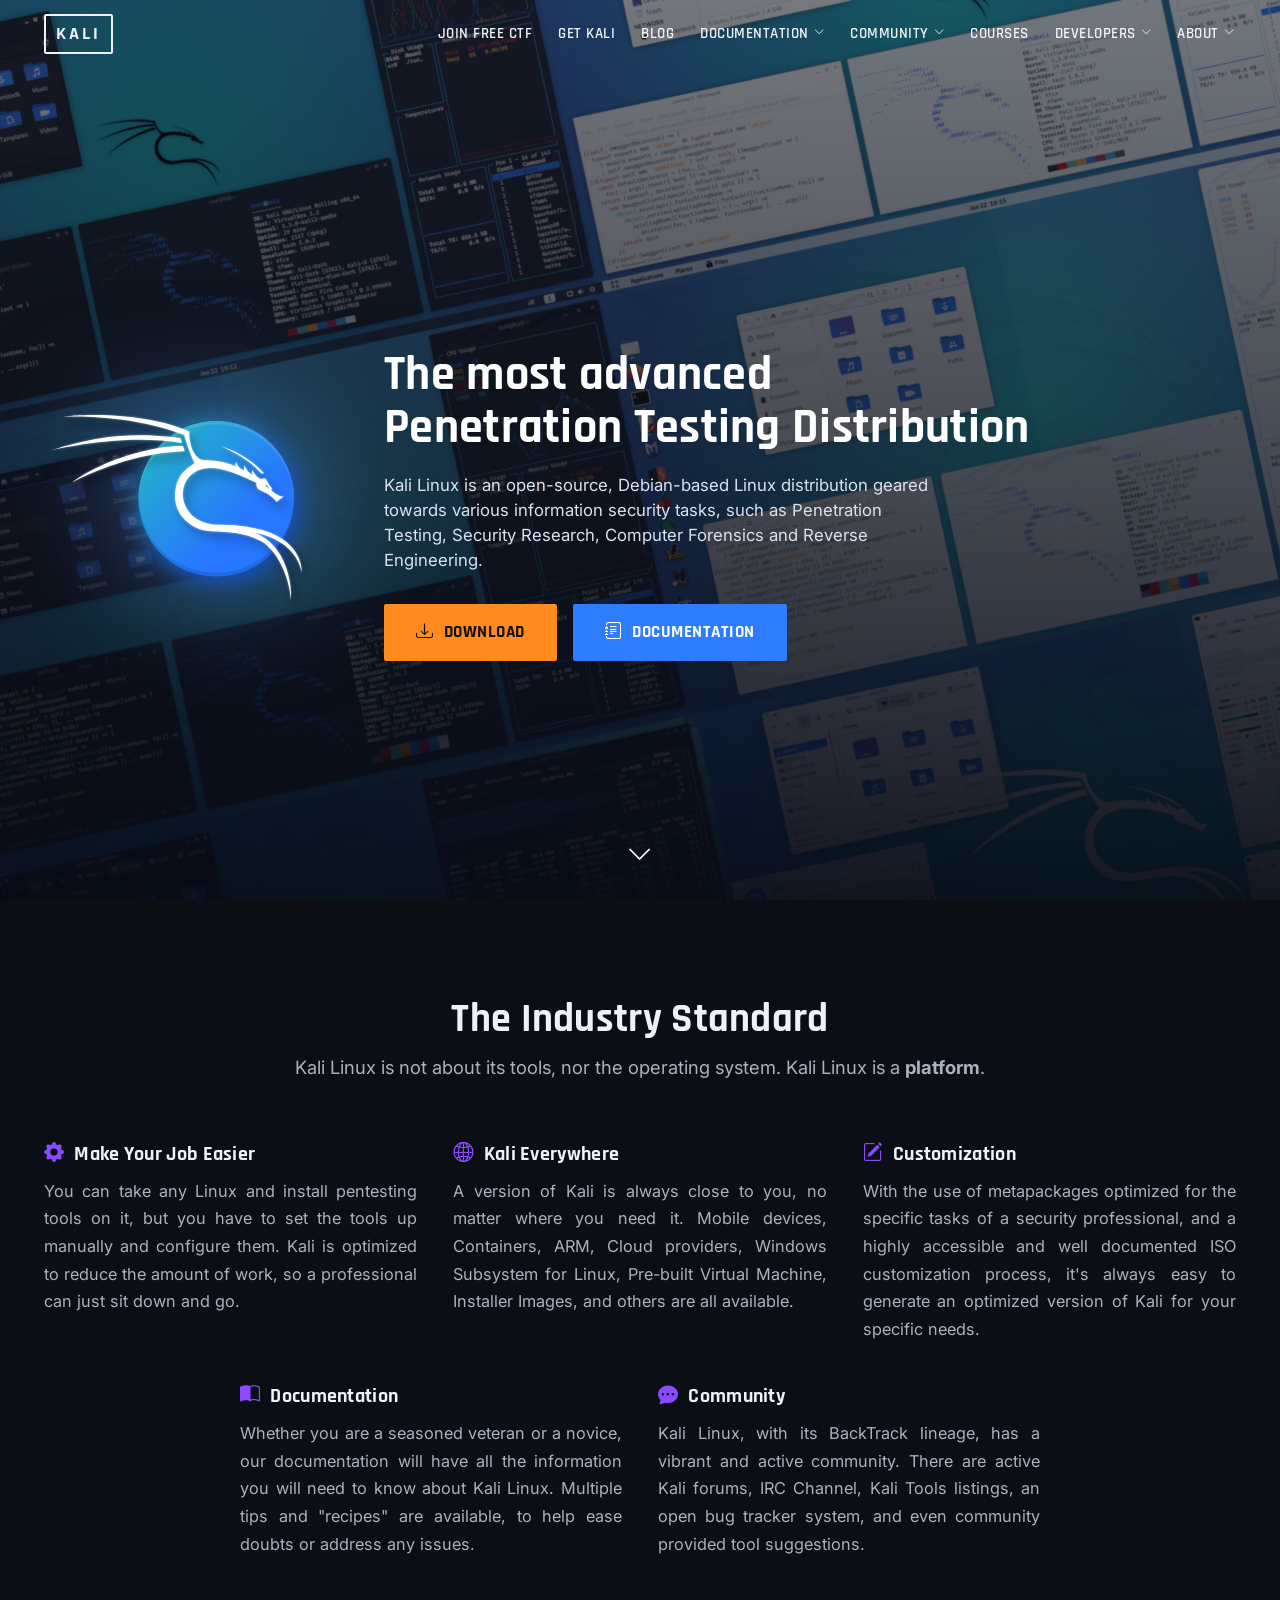
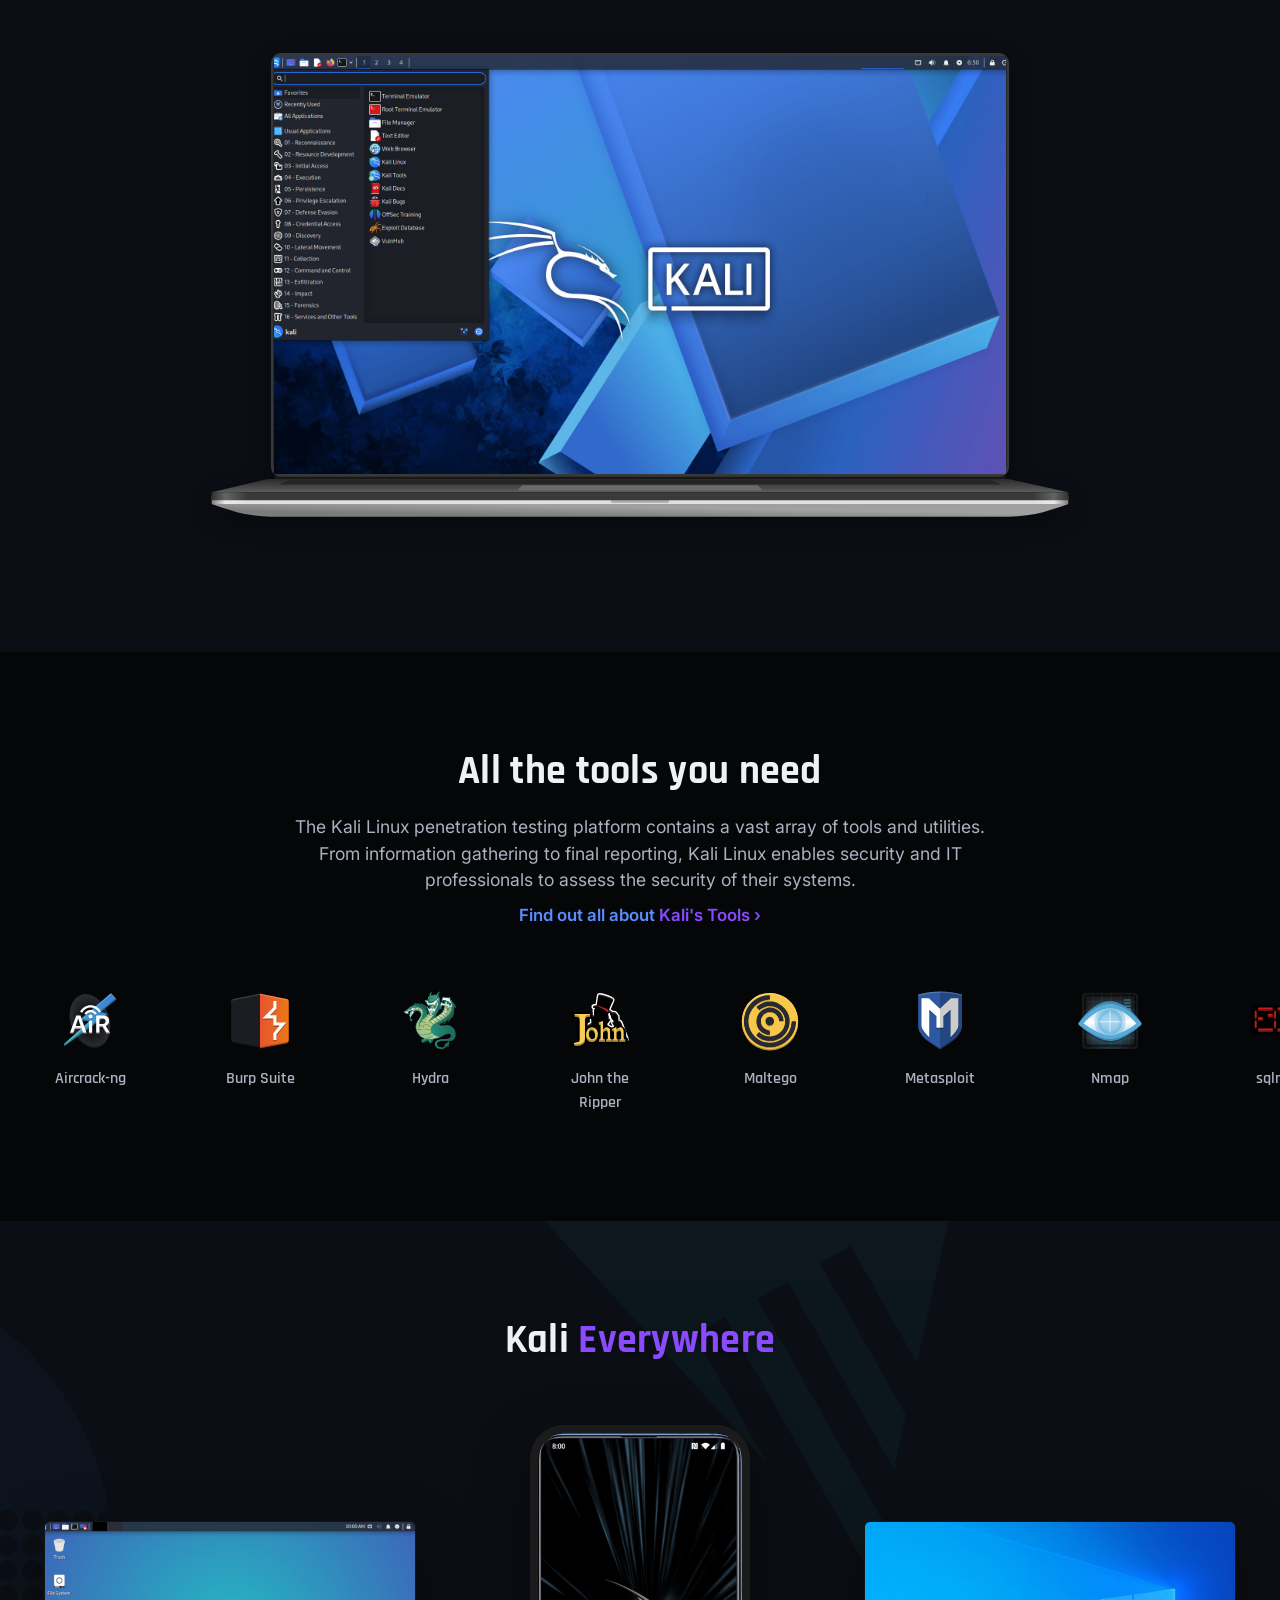
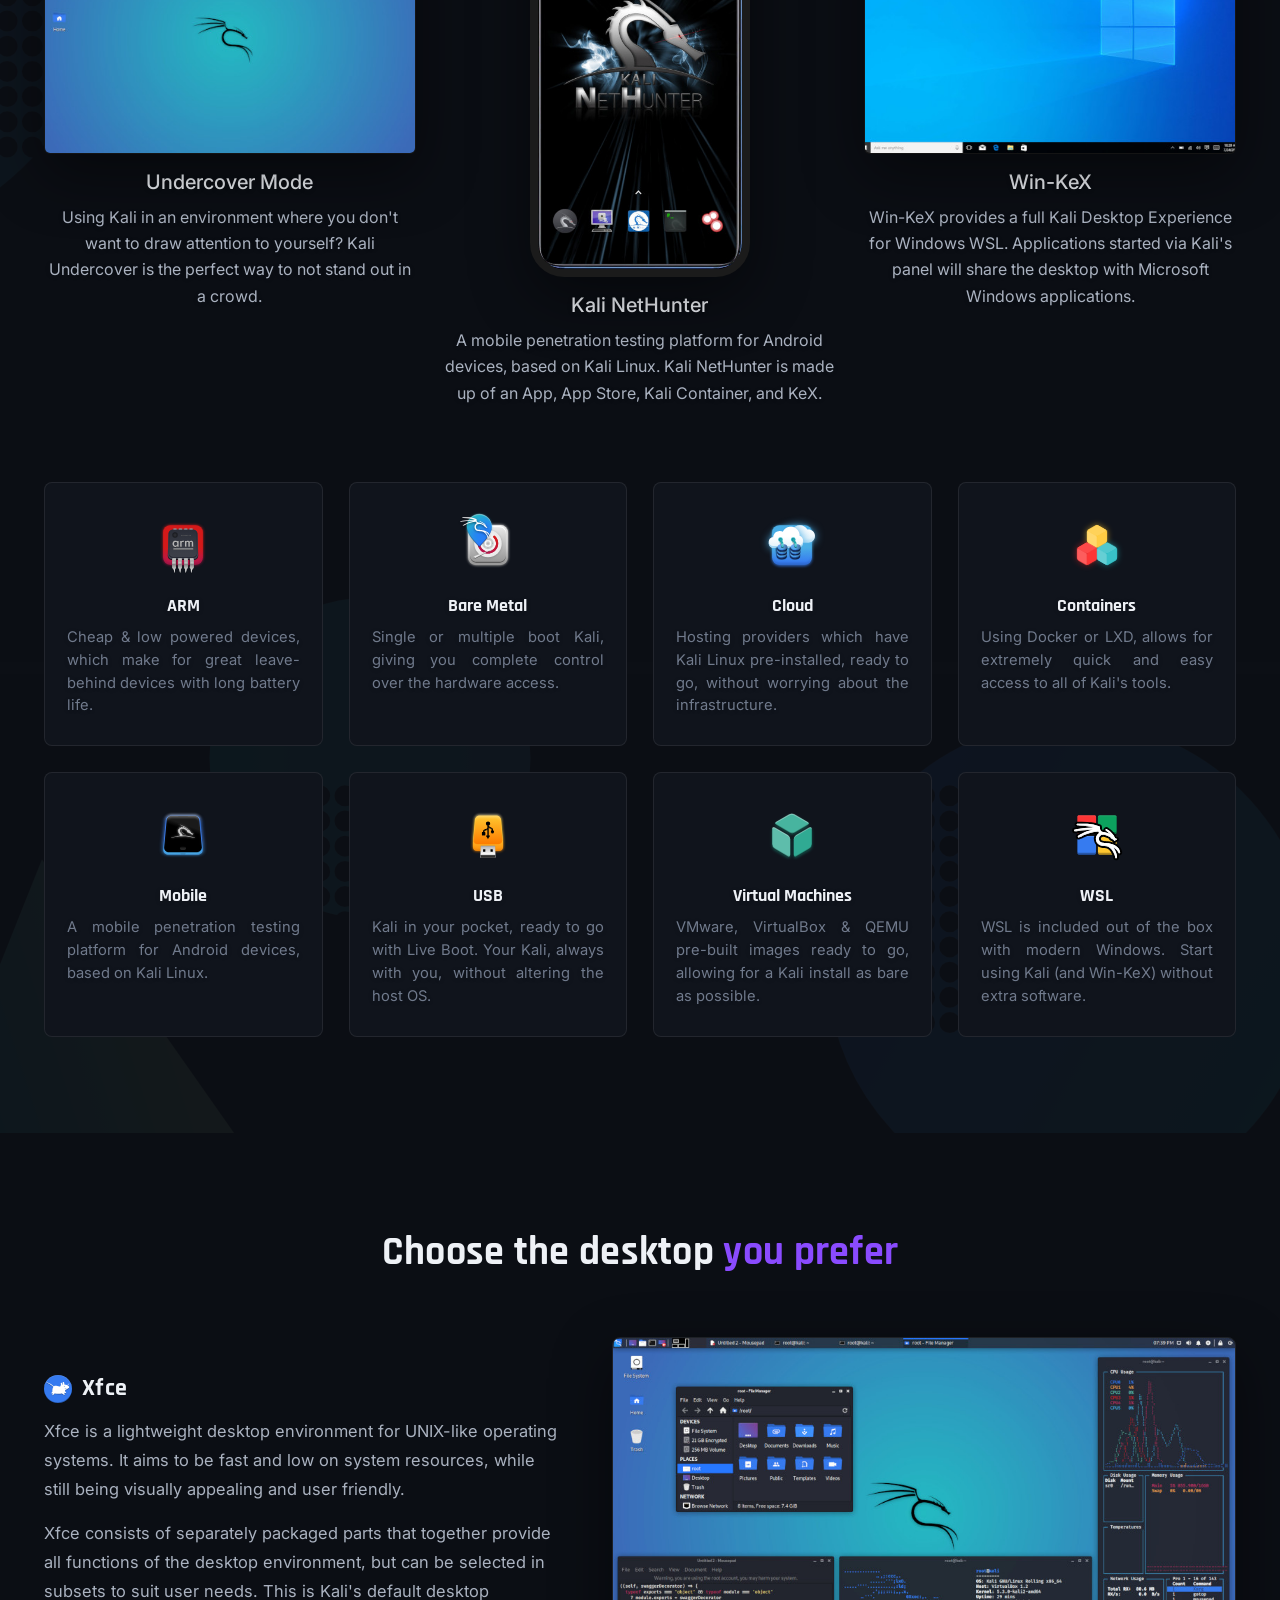
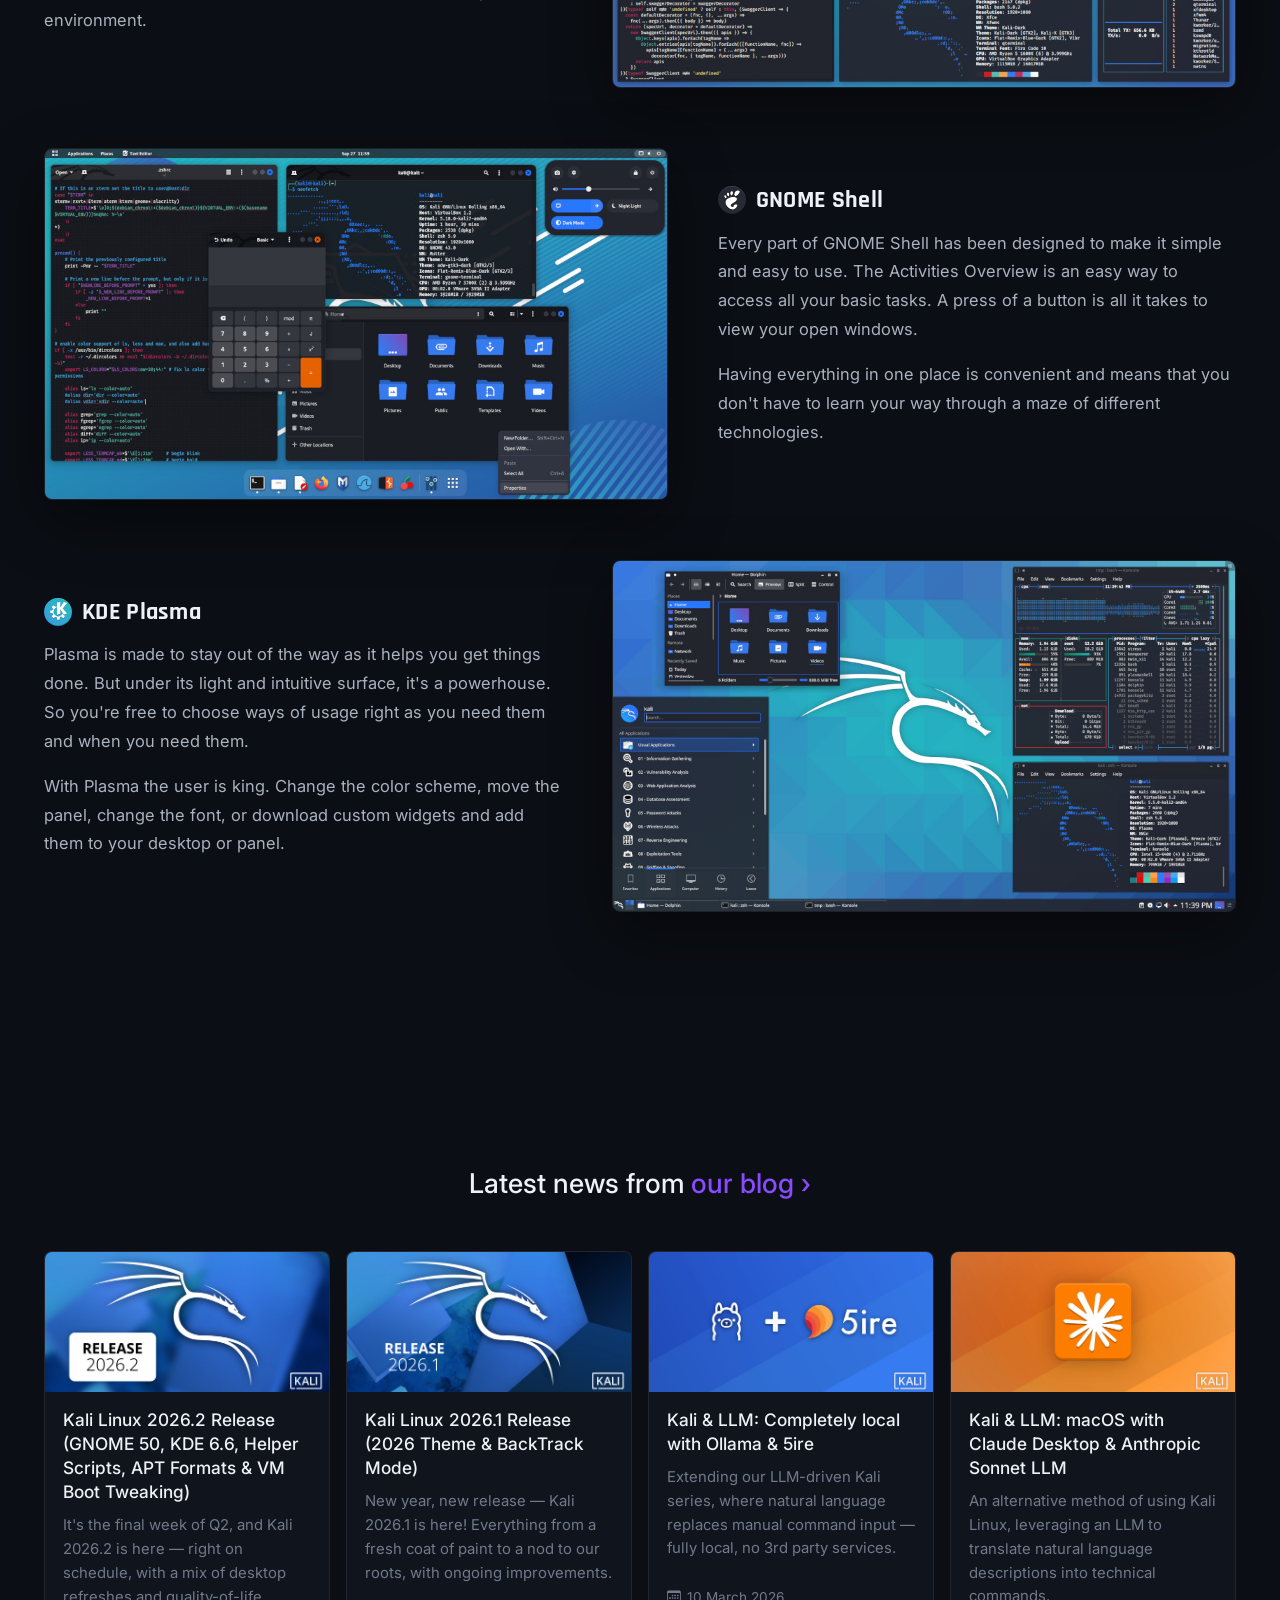
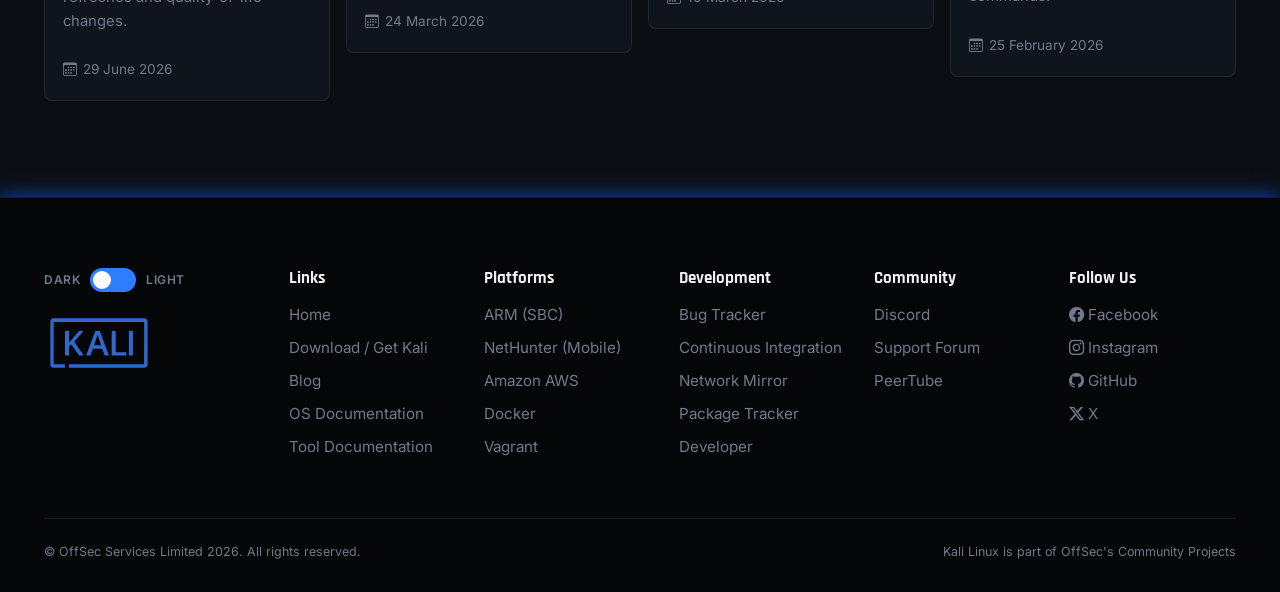
<file: index.html>
<!DOCTYPE html>
<html lang="en">
<head>
<meta charset="UTF-8">
<meta name="viewport" content="width=device-width, initial-scale=1.0">
<title>Kali Linux | Penetration Testing and Ethical Hacking Linux Distribution</title>

<!-- Bootstrap 5 grid + utilities (layout only — colors/effects are custom, see css/style.css) -->
<link href="vendor/bootstrap/css/bootstrap.min.css" rel="stylesheet">
<!-- Bootstrap icons for the small UI glyphs (chevrons, search, social) -->
<link rel="stylesheet" href="vendor/bootstrap-icons/bootstrap-icons.min.css">
<!-- our own stylesheet loads AFTER bootstrap so it can override it -->
<link rel="stylesheet" href="css/style.css">
<link rel="icon" href="images/kali-dragon-icon.svg">
</head>
<body>

<!-- =========================================================
     NAVBAR
     using bootstrap's navbar-expand-lg base + our own custom
     classes (kali-navbar) for the transparent -> solid on scroll
     behaviour and the hover dropdowns
========================================================= -->
<nav class="kali-navbar">
  <div class="container-x">
    <a href="index.html" class="kali-logo">KALI</a>

    <button class="navbar-toggle" aria-label="Toggle navigation menu" aria-expanded="false"><i class="bi bi-list"></i></button>

    <div class="kali-nav-links">
      <a href="#">JOIN FREE CTF</a>
      <a href="#">GET KALI</a>
      <a href="#">BLOG</a>

      <div class="nav-drop">
        <a href="#">DOCUMENTATION <i class="bi bi-chevron-down"></i></a>
        <div class="nav-drop-menu">
          <a href="#">Installation</a>
          <a href="#">General Use</a>
          <a href="#">Kali Tools</a>
          <a href="#">Troubleshooting</a>
          <a href="#">Development</a>
        </div>
      </div>

      <div class="nav-drop">
        <a href="#">COMMUNITY <i class="bi bi-chevron-down"></i></a>
        <div class="nav-drop-menu">
          <a href="#">Kali Forums</a>
          <a href="#">Bug Tracker</a>
          <a href="#">Discord</a>
          <a href="#">Blog</a>
        </div>
      </div>

      <a href="#">COURSES</a>

      <div class="nav-drop">
        <a href="#">DEVELOPERS <i class="bi bi-chevron-down"></i></a>
        <div class="nav-drop-menu">
          <a href="#">Git Repositories</a>
          <a href="#">Bug Tracker</a>
          <a href="developer.html">Meet the Developer</a>
        </div>
      </div>

      <div class="nav-drop">
        <a href="#">ABOUT <i class="bi bi-chevron-down"></i></a>
        <div class="nav-drop-menu">
          <a href="#">About Us</a>
          <a href="#">FAQ</a>
          <a href="developer.html">Developer</a>
        </div>
      </div>
    </div>
  </div>
</nav>
<div class="nav-backdrop" id="navBackdrop"></div>

<!-- =========================================================
     HERO SECTION — home-banner.jpg as bg + floating dragon logo
========================================================= -->
<header class="hero">
  <div class="container-x hero-inner">
    <img src="images/kali-dragon-icon.svg" alt="Kali dragon" class="hero-dragon">
    <div class="hero-text">
      <h1>The most advanced<br>Penetration Testing Distribution</h1>
      <p>Kali Linux is an open-source, Debian-based Linux distribution geared towards various information security tasks, such as Penetration Testing, Security Research, Computer Forensics and Reverse Engineering.</p>
      <div class="hero-cta">
        <a href="#" class="btn-kali btn-download"><i class="bi bi-download"></i> DOWNLOAD</a>
        <a href="#" class="btn-kali btn-doc"><i class="bi bi-journal-text"></i> DOCUMENTATION</a>
      </div>
    </div>
  </div>
  <a href="#standard" class="hero-scroll"><i class="bi bi-chevron-down"></i></a>
</header>

<!-- =========================================================
     THE INDUSTRY STANDARD  (feature grid + laptop mockup)
========================================================= -->
<section class="standard-section section-pad" id="standard">
  <div class="container-x">
    <h2 class="standard-heading">The Industry Standard</h2>
    <p class="standard-sub">Kali Linux is not about its tools, nor the operating system. Kali Linux is a <strong>platform</strong>.</p>

    <!-- first row: 3 equal feature blocks (pure CSS grid — no bootstrap row here
         to avoid the two grid systems fighting each other) -->
    <div class="standard-grid-top">
      <div class="std-item">
        <h4><i class="bi bi-gear-fill"></i> Make Your Job Easier</h4>
        <p>You can take any Linux and install pentesting tools on it, but you have to set the tools up manually and configure them. Kali is optimized to reduce the amount of work, so a professional can just sit down and go.</p>
      </div>
      <div class="std-item">
        <h4><i class="bi bi-globe2"></i> Kali Everywhere</h4>
        <p>A version of Kali is always close to you, no matter where you need it. Mobile devices, Containers, ARM, Cloud providers, Windows Subsystem for Linux, Pre-built Virtual Machine, Installer Images, and others are all available.</p>
      </div>
      <div class="std-item">
        <h4><i class="bi bi-pencil-square"></i> Customization</h4>
        <p>With the use of metapackages optimized for the specific tasks of a security professional, and a highly accessible and well documented ISO customization process, it's always easy to generate an optimized version of Kali for your specific needs.</p>
      </div>
    </div>
    <!-- second row: the remaining 2 blocks, centered -->
    <div class="standard-grid-bottom">
      <div class="std-item">
        <h4><i class="bi bi-book-half"></i> Documentation</h4>
        <p>Whether you are a seasoned veteran or a novice, our documentation will have all the information you will need to know about Kali Linux. Multiple tips and "recipes" are available, to help ease doubts or address any issues.</p>
      </div>
      <div class="std-item">
        <h4><i class="bi bi-chat-dots-fill"></i> Community</h4>
        <p>Kali Linux, with its BackTrack lineage, has a vibrant and active community. There are active Kali forums, IRC Channel, Kali Tools listings, an open bug tracker system, and even community provided tool suggestions.</p>
      </div>
    </div>

    <!--
      LAPTOP MOCKUP:
      images/notebook.svg is the laptop frame (transparent screen hole).
      We overlay the real Kali menu screenshot (notebook-kali-2024.1.jpg)
      exactly inside that hole using percentages measured from the raw
      svg coordinates (see .laptop-screen in style.css for the math note).
    -->
    <div class="laptop-wrap">
      <div class="laptop-screen">
        <img src="images/notebook-kali-2024.1.jpg" alt="Kali Linux desktop menu">
      </div>
      <img src="images/notebook.svg" class="laptop-frame" alt="laptop frame">
    </div>
  </div>
</section>

<!-- =========================================================
     ALL THE TOOLS YOU NEED — hover-to-scroll tool strip
========================================================= -->
<section class="tools-section section-pad">
  <div class="container-x">
    <h2 >All the tools you need</h2>
    <p class="lead-text">The Kali Linux penetration testing platform contains a vast array of tools and utilities. From information gathering to final reporting, Kali Linux enables security and IT professionals to assess the security of their systems.</p>
    <a href="#" class="tools-cta">Find out all about <span class="text-purple">Kali's Tools ›</span></a>
  </div>

  <!-- move your mouse left/right over this strip -> track pans (see script.js part 4) -->
  <div class="tools-track-outer">
    <div class="tools-track" id="toolsTrack">
      <div class="tool-item"><img src="images/tool-logo-aircrack-ng.svg" alt="Aircrack-ng"><span>Aircrack-ng</span></div>
      <div class="tool-item"><img src="images/tool-logo-burp.svg" alt="Burp Suite"><span>Burp Suite</span></div>
      <div class="tool-item"><img src="images/tool-logo-hydra.svg" alt="Hydra"><span>Hydra</span></div>
      <div class="tool-item"><img src="images/tool-logo-john.svg" alt="John the Ripper"><span>John the Ripper</span></div>
      <div class="tool-item"><img src="images/tool-logo-maltego.svg" alt="Maltego"><span>Maltego</span></div>
      <div class="tool-item"><img src="images/tool-logo-metasploit.svg" alt="Metasploit"><span>Metasploit</span></div>
      <div class="tool-item"><img src="images/tool-logo-nmap.svg" alt="Nmap"><span>Nmap</span></div>
      <div class="tool-item"><img src="images/tool-logo-sqlmap.svg" alt="sqlmap"><span>sqlmap</span></div>
      <div class="tool-item"><img src="images/tool-logo-wireshark.svg" alt="Wireshark"><span>Wireshark</span></div>
      <div class="tool-item"><img src="images/tool-logo-responder.svg" alt="Responder"><span>Responder</span></div>
      <div class="tool-item"><img src="images/tool-logo-netexec.svg" alt="NetExec"><span>NetExec</span></div>
      <div class="tool-item"><img src="images/tool-logo-ffuf.svg" alt="ffuf"><span>ffuf</span></div>
      <div class="tool-item"><img src="images/tool-logo-starkiller.svg" alt="Starkiller"><span>Starkiller</span></div>
      <div class="tool-item"><img src="images/tool-logo-powershell-empire.svg" alt="PowerShell Empire"><span>Empire</span></div>
    </div>
  </div>
</section>

<!-- =========================================================
     KALI EVERYWHERE — crossfading screenshots = "video" feel
========================================================= -->
<section class="everywhere-section section-pad">
  <div class="container-x">
    <h2 class="everywhere-heading">Kali <span class="text-purple">Everywhere</span></h2>

    <div class="everywhere-row">
      <div class="everywhere-side">
        <div class="everywhere-frame" data-fade-group>
          <img class="fade-img active" src="images/kali-desktop-undercover-normal.jpg" alt="Undercover mode">
          <img class="fade-img" src="images/kali-desktop-undercover-normal-menu1.jpg" alt="Undercover mode menu">
          <img class="fade-img" src="images/kali-desktop-undercover-window-files.jpg" alt="Undercover mode files">
        </div>
        <h5>Undercover Mode</h5>
        <p>Using Kali in an environment where you don't want to draw attention to yourself? Kali Undercover is the perfect way to not stand out in a crowd.</p>
      </div>

      <div class="everywhere-side">
        <div class="phone-frame" data-fade-group>
          <img class="fade-img active" src="images/nethunter-phone.jpg" alt="Kali NetHunter">
          <img class="fade-img" src="images/nethunter-terminal.jpg" alt="Kali NetHunter terminal">
          <img class="fade-img" src="images/nethunter-desktop.jpg" alt="Kali NetHunter desktop">
        </div>
        <h5>Kali NetHunter</h5>
        <p>A mobile penetration testing platform for Android devices, based on Kali Linux. Kali NetHunter is made up of an App, App Store, Kali Container, and KeX.</p>
      </div>

      <div class="everywhere-side">
        <div class="everywhere-frame" data-fade-group>
          <img class="fade-img active" src="images/kali-winkex-desktop.jpg" alt="Win-KeX desktop">
          <img class="fade-img" src="images/kali-winkex-menu.jpg" alt="Win-KeX menu">
          <img class="fade-img" src="images/kali-winkex-terminal.jpg" alt="Win-KeX terminal">
        </div>
        <h5>Win-KeX</h5>
        <p>Win-KeX provides a full Kali Desktop Experience for Windows WSL. Applications started via Kali's panel will share the desktop with Microsoft Windows applications.</p>
      </div>
    </div>

    <!-- platform icon grid -->
    <div class="platform-grid">
      <div class="platform-card">
        <img src="images/kali-everywhere-arm.svg" alt="ARM"><h6>ARM</h6>
        <p>Cheap & low powered devices, which make for great leave-behind devices with long battery life.</p>
      </div>
      <div class="platform-card">
        <img src="images/kali-everywhere-installerimages.svg" alt="Bare Metal"><h6>Bare Metal</h6>
        <p>Single or multiple boot Kali, giving you complete control over the hardware access.</p>
      </div>
      <div class="platform-card">
        <img src="images/kali-everywhere-cloud.svg" alt="Cloud"><h6>Cloud</h6>
        <p>Hosting providers which have Kali Linux pre-installed, ready to go, without worrying about the infrastructure.</p>
      </div>
      <div class="platform-card">
        <img src="images/kali-everywhere-container.svg" alt="Containers"><h6>Containers</h6>
        <p>Using Docker or LXD, allows for extremely quick and easy access to all of Kali's tools.</p>
      </div>
      <div class="platform-card">
        <img src="images/kali-everywhere-mobile.svg" alt="Mobile"><h6>Mobile</h6>
        <p>A mobile penetration testing platform for Android devices, based on Kali Linux.</p>
      </div>
      <div class="platform-card">
        <img src="images/kali-everywhere-usb.svg" alt="USB"><h6>USB</h6>
        <p>Kali in your pocket, ready to go with Live Boot. Your Kali, always with you, without altering the host OS.</p>
      </div>
      <div class="platform-card">
        <img src="images/kali-everywhere-vm.svg" alt="Virtual Machines"><h6>Virtual Machines</h6>
        <p>VMware, VirtualBox & QEMU pre-built images ready to go, allowing for a Kali install as bare as possible.</p>
      </div>
      <div class="platform-card">
        <img src="images/kali-everywhere-wsl.svg" alt="WSL"><h6>WSL</h6>
        <p>WSL is included out of the box with modern Windows. Start using Kali (and Win-KeX) without extra software.</p>
      </div>
    </div>
  </div>
</section>

<!-- =========================================================
     CHOOSE THE DESKTOP YOU PREFER
========================================================= -->
<section class="desktop-section section-pad">
  <div class="container-x">
    <h2 class="desktop-heading">Choose the desktop <span class="text-purple">you prefer</span></h2>

    <div class="desktop-row">
      <div class="desktop-text">
        <h4><img src="images/logo-xfce.svg" alt="Xfce"> Xfce</h4>
        <p>Xfce is a lightweight desktop environment for UNIX-like operating systems. It aims to be fast and low on system resources, while still being visually appealing and user friendly.</p>
        <p>Xfce consists of separately packaged parts that together provide all functions of the desktop environment, but can be selected in subsets to suit user needs. This is Kali's default desktop environment.</p>
      </div>
      <div class="desktop-shot"><img src="images/kali-desktop-xfce.jpg" alt="Xfce desktop"></div>
    </div>

    <div class="desktop-row reverse">
      <div class="desktop-text">
        <h4><img src="images/logo-gnome.svg" alt="GNOME"> GNOME Shell</h4>
        <p>Every part of GNOME Shell has been designed to make it simple and easy to use. The Activities Overview is an easy way to access all your basic tasks. A press of a button is all it takes to view your open windows.</p>
        <p>Having everything in one place is convenient and means that you don't have to learn your way through a maze of different technologies.</p>
      </div>
      <div class="desktop-shot"><img src="images/kali-desktop-gnome.jpg" alt="GNOME desktop"></div>
    </div>

    <div class="desktop-row">
      <div class="desktop-text">
        <h4><img src="images/logo-kde.svg" alt="KDE"> KDE Plasma</h4>
        <p>Plasma is made to stay out of the way as it helps you get things done. But under its light and intuitive surface, it's a powerhouse. So you're free to choose ways of usage right as you need them and when you need them.</p>
        <p>With Plasma the user is king. Change the color scheme, move the panel, change the font, or download custom widgets and add them to your desktop or panel.</p>
      </div>
      <div class="desktop-shot"><img src="images/kali-desktop-kde.jpg" alt="KDE desktop"></div>
    </div>
  </div>
</section>

<!-- =========================================================
     LATEST NEWS FROM BLOG
========================================================= -->
<section class="blog-section section-pad">
  <div class="container-x">
    <p class="blog-heading">Latest news from <a href="#" class="text-purple">our blog ›</a></p>

    <div class="row g-3">
      <div class="col-12 col-sm-6 col-lg-3">
        <div class="blog-card">
          <img src="images/blog/blog-release-2026-2.jpg" alt="Kali 2026.2 Release">
          <div class="blog-card-body">
            <h6><a href="#">Kali Linux 2026.2 Release (GNOME 50, KDE 6.6, Helper Scripts, APT Formats & VM Boot Tweaking)</a></h6>
            <p>It's the final week of Q2, and Kali 2026.2 is here — right on schedule, with a mix of desktop refreshes and quality-of-life changes.</p>
            <div class="blog-date"><i class="bi bi-calendar3"></i> 29 June 2026</div>
          </div>
        </div>
      </div>
      <div class="col-12 col-sm-6 col-lg-3">
        <div class="blog-card">
          <img src="images/blog/blog-release-2026-1.jpg" alt="Kali 2026.1 Release">
          <div class="blog-card-body">
            <h6><a href="#">Kali Linux 2026.1 Release (2026 Theme & BackTrack Mode)</a></h6>
            <p>New year, new release — Kali 2026.1 is here! Everything from a fresh coat of paint to a nod to our roots, with ongoing improvements.</p>
            <div class="blog-date"><i class="bi bi-calendar3"></i> 24 March 2026</div>
          </div>
        </div>
      </div>
      <div class="col-12 col-sm-6 col-lg-3">
        <div class="blog-card">
          <img src="images/blog/blog-llm-ollama.jpg" alt="Kali & LLM Ollama & 5ire">
          <div class="blog-card-body">
            <h6><a href="#">Kali & LLM: Completely local with Ollama & 5ire</a></h6>
            <p>Extending our LLM-driven Kali series, where natural language replaces manual command input — fully local, no 3rd party services.</p>
            <div class="blog-date"><i class="bi bi-calendar3"></i> 10 March 2026</div>
          </div>
        </div>
      </div>
      <div class="col-12 col-sm-6 col-lg-3">
        <div class="blog-card">
          <img src="images/blog/blog-llm-claude.jpg" alt="Kali & LLM Claude Desktop">
          <div class="blog-card-body">
            <h6><a href="#">Kali & LLM: macOS with Claude Desktop & Anthropic Sonnet LLM</a></h6>
            <p>An alternative method of using Kali Linux, leveraging an LLM to translate natural language descriptions into technical commands.</p>
            <div class="blog-date"><i class="bi bi-calendar3"></i> 25 February 2026</div>
          </div>
        </div>
      </div>
    </div>
  </div>
</section>

<!-- =========================================================
     FOOTER
========================================================= -->
<footer class="kali-footer">
  <div class="container-x">
    <div class="footer-grid">
      <div class="footer-col footer-col-brand">
        <div class="theme-switch-row">
          <span>DARK</span>
          <label class="switch">
            <input type="checkbox" id="themeToggle">
            <span class="slider"></span>
          </label>
          <span>LIGHT</span>
        </div>
        <img src="images/kali-logo.svg" alt="Kali Linux" style="width:110px;opacity:.85">
      </div>

      <div class="footer-col">
        <h6>Links</h6>
        <a href="index.html">Home</a>
        <a href="#">Download / Get Kali</a>
        <a href="#">Blog</a>
        <a href="#">OS Documentation</a>
        <a href="#">Tool Documentation</a>
      </div>
      <div class="footer-col">
        <h6>Platforms</h6>
        <a href="#">ARM (SBC)</a>
        <a href="#">NetHunter (Mobile)</a>
        <a href="#">Amazon AWS</a>
        <a href="#">Docker</a>
        <a href="#">Vagrant</a>
      </div>
      <div class="footer-col">
        <h6>Development</h6>
        <a href="#">Bug Tracker</a>
        <a href="#">Continuous Integration</a>
        <a href="#">Network Mirror</a>
        <a href="#">Package Tracker</a>
        <a href="developer.html">Developer</a>
      </div>
      <div class="footer-col">
        <h6>Community</h6>
        <a href="#">Discord</a>
        <a href="#">Support Forum</a>
        <a href="#">PeerTube</a>
      </div>
      <div class="footer-col">
        <h6>Follow Us</h6>
        <a href="#"><i class="bi bi-facebook"></i> Facebook</a>
        <a href="#"><i class="bi bi-instagram"></i> Instagram</a>
        <a href="#"><i class="bi bi-github"></i> GitHub</a>
        <a href="#"><i class="bi bi-twitter-x"></i> X</a>
      </div>
    </div>

    <div class="footer-bottom">
      <span>&copy; OffSec Services Limited 2026. All rights reserved.</span>
      <span>Kali Linux is part of OffSec's Community Projects</span>
    </div>
  </div>
</footer>

<button class="back-to-top" id="backToTop"><i class="bi bi-arrow-up"></i></button>

<script src="vendor/bootstrap/js/bootstrap.bundle.min.js"></script>
<script src="js/script.js"></script>
</body>
</html>
</file>
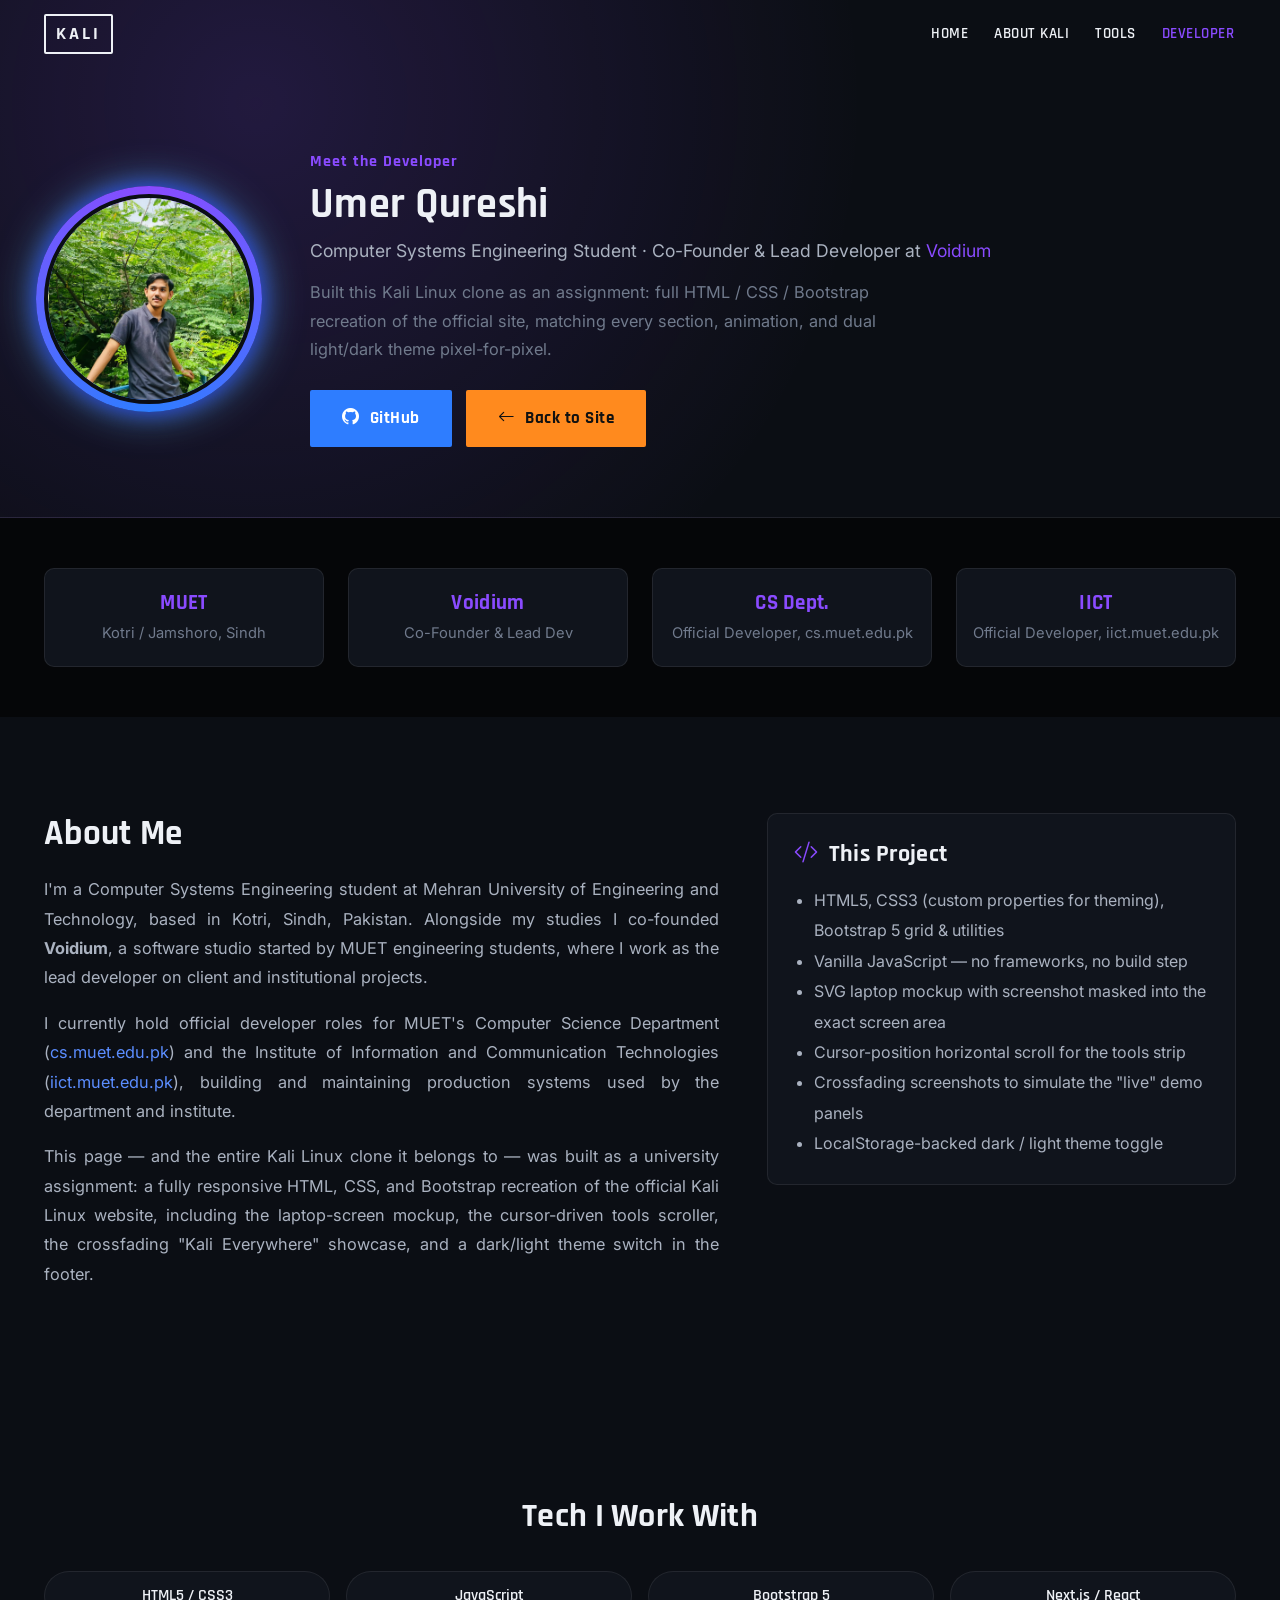
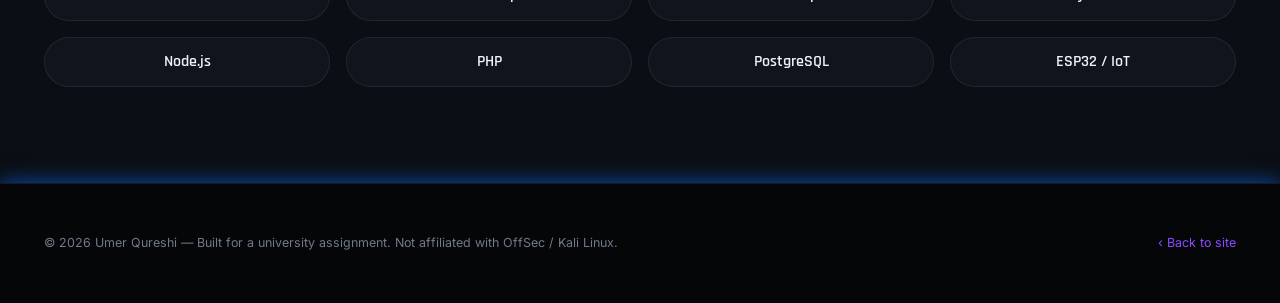
<file: developer.html>
<!DOCTYPE html>
<html lang="en">
<head>
<meta charset="UTF-8">
<meta name="viewport" content="width=device-width, initial-scale=1.0">
<title>Developer | Kali Linux Clone</title>
<link href="vendor/bootstrap/css/bootstrap.min.css" rel="stylesheet">
<link rel="stylesheet" href="vendor/bootstrap-icons/bootstrap-icons.min.css">
<link rel="stylesheet" href="css/style.css">
<link rel="stylesheet" href="css/developer.css">
<link rel="icon" href="images/kali-dragon-icon.svg">
</head>
<body>

<!-- reuse the same navbar markup/behaviour as index.html -->
<nav class="kali-navbar scrolled">
  <div class="container-x">
    <a href="index.html" class="kali-logo">KALI</a>
    <button class="navbar-toggle" aria-label="Toggle navigation menu" aria-expanded="false"><i class="bi bi-list"></i></button>
    <div class="kali-nav-links">
      <a href="index.html">HOME</a>
      <a href="index.html#standard">ABOUT KALI</a>
      <a href="index.html#tools" onclick="location.href='index.html'">TOOLS</a>
      <a href="developer.html" class="active-link">DEVELOPER</a>
    </div>
  </div>
</nav>
<div class="nav-backdrop" id="navBackdrop"></div>

<!-- =========================================================
     DEVELOPER HERO — photo + name + role + quick facts
========================================================= -->
<header class="dev-hero">
  <div class="container-x dev-hero-inner">
    <div class="dev-photo-wrap">
      <img src="images/dev/umer.jpeg" alt="Umer Qureshi" class="dev-photo">
      <span class="dev-photo-ring"></span>
    </div>
    <div class="dev-hero-text">
      <p class="dev-eyebrow">Meet the Developer</p>
      <h1>Umer Qureshi</h1>
      <p class="dev-role">Computer Systems Engineering Student &middot; Co-Founder & Lead Developer at <span class="text-purple">Voidium</span></p>
      <p class="dev-desc">
        Built this Kali Linux clone as an assignment: full HTML / CSS / Bootstrap recreation of the
        official site, matching every section, animation, and dual light/dark theme pixel-for-pixel.
      </p>
      <div class="dev-links">
        <a href="https://github.com/umerqureshi409" target="_blank" rel="noopener" class="btn-kali btn-doc"><i class="bi bi-github"></i> GitHub</a>
        <a href="index.html" class="btn-kali btn-download"><i class="bi bi-arrow-left"></i> Back to Site</a>
      </div>
    </div>
  </div>
</header>

<!-- =========================================================
     QUICK FACTS / STAT STRIP
========================================================= -->
<section class="dev-stats section-pad-sm">
  <div class="container-x">
    <div class="row g-4 text-center">
      <div class="col-6 col-md-3">
        <div class="stat-card"><h3>MUET</h3><p>Kotri / Jamshoro, Sindh</p></div>
      </div>
      <div class="col-6 col-md-3">
        <div class="stat-card"><h3>Voidium</h3><p>Co-Founder & Lead Dev</p></div>
      </div>
      <div class="col-6 col-md-3">
        <div class="stat-card"><h3>CS Dept.</h3><p>Official Developer, cs.muet.edu.pk</p></div>
      </div>
      <div class="col-6 col-md-3">
        <div class="stat-card"><h3>IICT</h3><p>Official Developer, iict.muet.edu.pk</p></div>
      </div>
    </div>
  </div>
</section>

<!-- =========================================================
     ABOUT / BIO
========================================================= -->
<section class="section-pad dev-about">
  <div class="container-x">
    <div class="row g-5 align-items-start">
      <div class="col-lg-7">
        <h2>About Me</h2>
        <p>
          I'm a Computer Systems Engineering student at Mehran University of Engineering and Technology,
          based in Kotri, Sindh, Pakistan. Alongside my studies I co-founded <strong>Voidium</strong>, a
          software studio started by MUET engineering students, where I work as the lead developer on
          client and institutional projects.
        </p>
        <p>
          I currently hold official developer roles for MUET's Computer Science Department
          (<a href="https://cs.muet.edu.pk" target="_blank" rel="noopener">cs.muet.edu.pk</a>) and the
          Institute of Information and Communication Technologies
          (<a href="https://iict.muet.edu.pk" target="_blank" rel="noopener">iict.muet.edu.pk</a>), building
          and maintaining production systems used by the department and institute.
        </p>
        <p>
          This page — and the entire Kali Linux clone it belongs to — was built as a university assignment:
          a fully responsive HTML, CSS, and Bootstrap recreation of the official Kali Linux website,
          including the laptop-screen mockup, the cursor-driven tools scroller, the crossfading
          "Kali Everywhere" showcase, and a dark/light theme switch in the footer.
        </p>
      </div>

      <div class="col-lg-5">
        <div class="dev-panel">
          <h4><i class="bi bi-code-slash"></i> This Project</h4>
          <ul>
            <li>HTML5, CSS3 (custom properties for theming), Bootstrap 5 grid & utilities</li>
            <li>Vanilla JavaScript — no frameworks, no build step</li>
            <li>SVG laptop mockup with screenshot masked into the exact screen area</li>
            <li>Cursor-position horizontal scroll for the tools strip</li>
            <li>Crossfading screenshots to simulate the "live" demo panels</li>
            <li>LocalStorage-backed dark / light theme toggle</li>
          </ul>
        </div>
      </div>
    </div>
  </div>
</section>

<!-- =========================================================
     SKILLS / STACK
========================================================= -->
<section class="section-pad dev-skills">
  <div class="container-x">
    <h2 class="text-center">Tech I Work With</h2>
    <div class="row g-3 justify-content-center">
      <div class="col-6 col-md-3"><div class="skill-chip">HTML5 / CSS3</div></div>
      <div class="col-6 col-md-3"><div class="skill-chip">JavaScript</div></div>
      <div class="col-6 col-md-3"><div class="skill-chip">Bootstrap 5</div></div>
      <div class="col-6 col-md-3"><div class="skill-chip">Next.js / React</div></div>
      <div class="col-6 col-md-3"><div class="skill-chip">Node.js</div></div>
      <div class="col-6 col-md-3"><div class="skill-chip">PHP</div></div>
      <div class="col-6 col-md-3"><div class="skill-chip">PostgreSQL</div></div>
      <div class="col-6 col-md-3"><div class="skill-chip">ESP32 / IoT</div></div>
    </div>
  </div>
</section>

<footer class="kali-footer section-pad-sm">
  <div class="container-x">
    <div class="footer-bottom" style="border-top:none;padding-top:0;">
      <span>&copy; 2026 Umer Qureshi — Built for a university assignment. Not affiliated with OffSec / Kali Linux.</span>
      <a href="index.html" class="text-purple">‹ Back to site</a>
    </div>
  </div>
</footer>

<script src="vendor/bootstrap/js/bootstrap.bundle.min.js"></script>
<script src="js/script.js"></script>
</body>
</html>
</file>
<file: css/style.css>
/* ==========================================================================
   KALI LINUX WEBSITE CLONE — STYLESHEET
   Author: Umer Qureshi | MUET Computer Systems Engineering
   Notes: All colors are CSS variables so the light/dark theme toggle in the
   footer can flip the whole site instantly. Search "THEME" to see the swap.
   ========================================================================== */

/* ---------- Google Fonts ---------- */
@import url('https://fonts.googleapis.com/css2?family=Rajdhani:wght@500;600;700&family=Inter:wght@400;500;600;700&display=swap');

/* ---------- THEME: dark (default, matches the real Kali site) ---------- */
:root {
  --bg-0: #050608;
  /* deepest background (tools / footer) */
  --bg-1: #0b0e14;
  /* base page background */
  --bg-2: #10141c;
  /* card / panel background */
  --bg-3: #171c26;
  /* raised card background */
  --border: rgba(255, 255, 255, .08);
  --text-1: #eef1f6;
  --text-2: #aab2c0;
  --text-3: #707a8c;
  --accent-purple: #8a4bff;
  --accent-purple-2: #5b2bd6;
  --accent-blue: #2e7dff;
  --accent-orange: #ff8a1e;
  --link: #5b8dff;
  --hero-overlay: linear-gradient(180deg, rgba(6, 10, 20, .55) 0%, rgba(6, 10, 20, .75) 55%, rgba(6, 10, 20, .95) 100%);
  --shadow-soft: 0 20px 60px rgba(0, 0, 0, .45);
  --toggle-bg: #2e7dff;
}

/* ---------- THEME: light ---------- */
[data-theme="light"] {
  --bg-0: #ffffff;
  --bg-1: #f5f6f9;
  --bg-2: #ffffff;
  --bg-3: #eef0f5;
  --border: rgba(10, 12, 20, .09);
  --text-1: #12141a;
  --text-2: #454c5c;
  --text-3: #767f92;
  --accent-purple: #7136e0;
  --accent-purple-2: #5b2bd6;
  --accent-blue: #1a63e0;
  --accent-orange: #e0730a;
  --link: #1a63e0;
  --hero-overlay: linear-gradient(180deg, rgba(20, 30, 55, .35) 0%, rgba(20, 30, 55, .55) 55%, rgba(245, 246, 249, 1) 100%);
  --shadow-soft: 0 20px 50px rgba(20, 30, 60, .12);
  --toggle-bg: #c7cbd6;
}

* {
  box-sizing: border-box;
}

html {
  scroll-behavior: smooth;
}

body {
  margin: 0;
  background: var(--bg-1);
  color: var(--text-1);
  font-family: 'Inter', system-ui, sans-serif;
  overflow-x: hidden;
  transition: background .35s ease, color .35s ease;
}

h1,
h2,
h3,
h4,
.brand-font {
  font-family: 'Rajdhani', sans-serif;
  font-weight: 700;
  letter-spacing: .3px;
}

a {
  color: var(--link);
  text-decoration: none;
}

a:hover {
  color: var(--accent-purple);
}

img {
  max-width: 100%;
  display: block;
}

.container-x {
  width: 100%;
  max-width: 1240px;
  margin: 0 auto;
  padding: 0 24px;
}

.text-purple {
  color: var(--accent-purple);
}

.section-pad {
  padding: 96px 0;
}

@media(max-width:768px) {
  .section-pad {
    padding: 56px 0;
  }
}

/* ---------- Buttons ---------- */
.btn-kali {
  display: inline-flex;
  align-items: center;
  gap: 10px;
  padding: 14px 30px;
  font-family: 'Rajdhani', sans-serif;
  font-weight: 700;
  font-size: 1.05rem;
  letter-spacing: .5px;
  border-radius: 2px;
  border: 2px solid transparent;
  cursor: pointer;
  transition: transform .2s ease, box-shadow .2s ease, background .2s ease, color .2s ease;
}

.btn-kali:active {
  transform: translateY(1px);
}

.btn-download {
  background: var(--accent-orange);
  border-color: var(--accent-orange);
  color: #111;
}

.btn-download:hover {
  background: transparent;
  color: var(--accent-orange);
  box-shadow: 0 0 0 2px var(--accent-orange) inset;
}

.btn-doc {
  background: var(--accent-blue);
  border-color: var(--accent-blue);
  color: #fff;
}

.btn-doc:hover {
  background: transparent;
  color: var(--accent-blue);
  box-shadow: 0 0 0 2px var(--accent-blue) inset;
}

/* ==========================================================================
   NAVBAR
   ========================================================================== */
.kali-navbar {
  position: fixed;
  top: 0;
  left: 0;
  right: 0;
  z-index: 1150;
  padding: 14px 0;
  background: transparent;
  transition: background .3s ease, padding .3s ease, box-shadow .3s ease;
}

.kali-navbar.scrolled {
  background: var(--bg-2);
  padding: 8px 0;
  box-shadow: 0 2px 18px rgba(0, 0, 0, .25);
  border-bottom: 1px solid var(--border);
}

.kali-navbar .container-x {
  display: flex;
  align-items: center;
  gap: 28px;
}

.kali-logo {
  border: 2px solid var(--text-1);
  border-radius: 2px;
  padding: 4px 10px;
  font-family: 'Rajdhani', sans-serif;
  font-weight: 700;
  font-size: 1.15rem;
  letter-spacing: 3px;
  color: var(--text-1);
  flex-shrink: 0;
}

.kali-nav-links {
  display: flex;
  align-items: center;
  gap: 22px;
  margin-left: auto;
  flex-wrap: nowrap;
}

.kali-nav-links a {
  color: var(--text-1);
  font-family: 'Rajdhani', sans-serif;
  font-weight: 600;
  font-size: .92rem;
  letter-spacing: .5px;
  white-space: nowrap;
  display: flex;
  align-items: center;
  gap: 5px;
  padding: 6px 2px;
  position: relative;
}

.kali-nav-links a:hover {
  color: var(--accent-purple);
}

.kali-nav-links a i {
  font-size: .65rem;
  transition: transform .2s;
}

.nav-drop {
  position: relative;
}

.nav-drop-menu {
  position: absolute;
  top: 130%;
  left: 0;
  min-width: 190px;
  background: var(--bg-3);
  border: 1px solid var(--border);
  border-radius: 6px;
  box-shadow: var(--shadow-soft);
  padding: 8px;
  opacity: 0;
  visibility: hidden;
  transform: translateY(6px);
  transition: opacity .18s ease, transform .18s ease, visibility .18s;
  z-index: 50;
}

.nav-drop:hover .nav-drop-menu {
  opacity: 1;
  visibility: visible;
  transform: translateY(0);
}

.nav-drop:hover>a i {
  transform: rotate(180deg);
}

.nav-drop-menu a {
  display: block;
  padding: 8px 10px;
  border-radius: 4px;
  font-size: .85rem;
}

.nav-drop-menu a:hover {
  background: var(--bg-2);
}

.navbar-toggle {
  display: none;
  background: none;
  border: 0;
  color: var(--text-1);
  font-size: 1.6rem;
  margin-left: auto;
  position: relative;
  z-index: 1200;
  line-height: 1;
  padding: 4px;
}

@media(max-width:1100px) {
  .kali-nav-links {
    position: fixed;
    top: 0;
    right: -320px;
    height: 100vh;
    width: 290px;
    z-index: 1100;
    background: var(--bg-2);
    flex-direction: column;
    align-items: flex-start;
    padding: 90px 24px 24px;
    gap: 6px;
    transition: right .3s ease;
    box-shadow: -10px 0 30px rgba(0, 0, 0, .4);
    overflow-y: auto;
  }

  .kali-nav-links.open {
    right: 0;
  }

  .kali-nav-links a {
    width: 100%;
    padding: 12px 0;
    border-bottom: 1px solid var(--border);
    font-size: 1.05rem;
  }

  .nav-drop-menu {
    position: static;
    opacity: 1;
    visibility: visible;
    transform: none;
    display: none;
    box-shadow: none;
    border: 0;
    background: var(--bg-1);
    margin: 4px 0;
  }

  .nav-drop.open .nav-drop-menu {
    display: block;
  }

  .navbar-toggle {
    display: block;
  }
}

/* ==========================================================================
   HERO
   ========================================================================== */
.hero {
  position: relative;
  min-height: 100vh;
  display: flex;
  align-items: center;
  background: url('../images/home-banner.jpg') center/cover no-repeat;
  padding-top: 110px;
}

.hero::before {
  content: "";
  position: absolute;
  inset: 0;
  background: var(--hero-overlay);
}

.hero-inner {
  position: relative;
  z-index: 2;
  display: flex;
  align-items: center;
  gap: 60px;
  width: 100%;
}

.hero-dragon {
  width: 280px;
  height: 280px;
  flex-shrink: 0;
  filter: drop-shadow(0 0 60px rgba(90, 150, 255, .55));
  animation: dragonFloat 6s ease-in-out infinite;
}

@keyframes dragonFloat {

  0%,
  100% {
    transform: translateY(0);
  }

  50% {
    transform: translateY(-14px);
  }
}

.hero-text h1 {
  color: #fff;
  font-size: 3rem;
  line-height: 1.1;
  margin: 0 0 18px;
}

[data-theme="light"] .hero-text h1 {
  color: #fff;
}

.hero-text p {
  color: #dbe1ee;
  font-size: 1.05rem;
  max-width: 560px;
  margin-bottom: 30px;
}

.hero-cta {
  display: flex;
  gap: 16px;
  flex-wrap: wrap;
}

.hero-scroll {
  position: absolute;
  bottom: 26px;
  left: 50%;
  transform: translateX(-50%);
  color: #fff;
  font-size: 1.6rem;
  animation: bounceDown 2s infinite;
  z-index: 2;
}

@keyframes bounceDown {

  0%,
  100% {
    transform: translate(-50%, 0);
  }

  50% {
    transform: translate(-50%, 10px);
  }
}

@media(max-width:900px) {
  .hero-inner {
    flex-direction: column;
    text-align: center;
    gap: 24px;
  }

  .hero-dragon {
    width: 170px;
    height: 170px;
  }

  .hero-text h1 {
    font-size: 2.1rem;
  }

  .hero-text p {
    margin-left: auto;
    margin-right: auto;
  }

  .hero-cta {
    justify-content: center;
  }
}

/* ==========================================================================
   INDUSTRY STANDARD + LAPTOP MOCKUP
   ========================================================================== */
.standard-section {
  background: var(--bg-1);
}

.standard-heading {
  text-align: center;
  font-size: 2.5rem;
  margin-bottom: 10px;
}

.standard-sub {
  text-align: center;
  color: var(--text-2);
  max-width: 760px;
  margin: 0 auto 60px;
  font-size: 1.15rem;
}

.standard-grid-top {
  display: grid;
  grid-template-columns: repeat(3, 1fr);
  gap: 40px 36px;
  margin-bottom: 40px;
}

.standard-grid-bottom {
  display: grid;
  grid-template-columns: repeat(2, 1fr);
  gap: 40px 36px;
  max-width: 800px;
  margin: 0 auto 70px;
}

.std-item h4 {
  display: flex;
  align-items: center;
  gap: 10px;
  font-size: 1.25rem;
  margin-bottom: 12px;
  color: var(--text-1);
}

.std-item h4 i {
  color: var(--accent-purple);
}

.std-item p {
  color: var(--text-2);
  font-size: 1.02rem;
  line-height: 1.7;
  margin: 0;
  text-align: justify;
}

@media(max-width:900px) {
  .standard-grid-top {
    grid-template-columns: 1fr 1fr;
  }
}

@media(max-width:600px) {

  .standard-grid-top,
  .standard-grid-bottom {
    grid-template-columns: 1fr;
  }
}

/* --- The laptop mockup: an SVG frame with the screenshot masked exactly
       into the screen area (coordinates measured from the source SVG) --- */
.laptop-wrap {
  position: relative;
  width: 100%;
  max-width: 920px;
  margin: 0 auto;
  aspect-ratio: 1457/835.71;
}

/* the raw SVG draws its screen rect with a solid (black) fill, so our
   screenshot has to sit ABOVE the frame image, clipped to the exact same
   rectangle, rather than behind it */
.laptop-frame {
  position: absolute;
  inset: 0;
  width: 100%;
  height: 100%;
  z-index: 2;
  pointer-events: none;
}

.laptop-screen {
  position: absolute;
  z-index: 3;
  left: 10.185%;
  top: 5.14%;
  width: 79.63%;
  height: 79.24%;
  overflow: hidden;
  background: #000;
  border-radius: 2px 2px 0 0;
}

.laptop-screen img {
  width: 100%;
  height: 100%;
  object-fit: cover;
  object-position: top;
}

/* ==========================================================================
   TOOLS SECTION — cursor-driven horizontal scroll
   ========================================================================== */
.tools-section {
  background: var(--bg-0);
  text-align: center;
}

.tools-section h2 {
  font-size: 2.5rem;
  margin-bottom: 18px;
}

.tools-section p.lead-text {
  color: var(--text-2);
  max-width: 720px;
  margin: 0 auto 10px;
  font-size: 1.1rem;
}

.tools-cta {
  display: inline-block;
  margin-bottom: 50px;
  font-weight: 600;
  font-size: 1.05rem;
}

.tools-track-outer {
  overflow: hidden;
  position: relative;
  cursor: grab;
}

.tools-track {
  display: flex;
  gap: 70px;
  padding: 10px 40px;
  width: max-content;
  transition: transform .25s ease-out;
}

.tool-item {
  display: flex;
  flex-direction: column;
  align-items: center;
  gap: 14px;
  width: 100px;
  flex-shrink: 0;
}

.tool-item img {
  width: 64px;
  height: 64px;
  object-fit: contain;
  filter: grayscale(15%);
  transition: transform .25s ease;
}

.tool-item:hover img {
  transform: translateY(-6px) scale(1.08);
}

.tool-item span {
  color: var(--text-2);
  font-size: 1rem;
  font-family: 'Rajdhani', sans-serif;
  font-weight: 600;
}

/* ==========================================================================
   KALI EVERYWHERE
   ========================================================================== */
.everywhere-section {
  background: url(/images/neon-background.svg);
    background-size: cover;
    background-position: 50%;
    text-shadow: 0 1px 5px rgba(0, 0, 0, .2);
}

.everywhere-heading {
  text-align: center;
  font-size: 2.5rem;
  margin-bottom: 60px;
}

.everywhere-row {
  display: grid;
  grid-template-columns: 1fr 1.1fr 1fr;
  gap: 20px;
  align-items: center;
  margin-bottom: 60px;
}

.everywhere-side {
  text-align: center;
}

.everywhere-side h5 {
  margin: 16px 0 10px;
  font-size: 1.25rem;
}

.everywhere-side p {
  color: var(--text-2);
  font-size: 1rem;
  line-height: 1.65;
}

.everywhere-frame {
  border: 1px solid var(--border);
  border-radius: 6px;
  overflow: hidden;
  background: #000;
  aspect-ratio: 16/10;
  position: relative;
  box-shadow: var(--shadow-soft);
}

/* Crossfade "video" effect: two/more images stacked, opacity cycles via JS-toggled class */
.everywhere-frame .fade-img {
  position: absolute;
  inset: 0;
  width: 100%;
  height: 100%;
  object-fit: cover;
  object-position: top;
  opacity: 0;
  transition: opacity 1.1s ease-in-out;
}

.everywhere-frame .fade-img.active {
  opacity: 1;
}

.phone-frame {
  width: 220px;
  margin: 0 auto;
  border: 8px solid #1b1b1b;
  border-radius: 34px;
  aspect-ratio: 9/18.5;
  overflow: hidden;
  position: relative;
  background: #000;
  box-shadow: var(--shadow-soft);
}

.phone-frame .fade-img {
  position: absolute;
  inset: 0;
  width: 100%;
  height: 100%;
  object-fit: cover;
  opacity: 0;
  transition: opacity 1.1s ease-in-out;
}

.phone-frame .fade-img.active {
  opacity: 1;
}

@media(max-width:900px) {
  .everywhere-row {
    grid-template-columns: 1fr;
    gap: 36px;
  }
}

.platform-grid {
  display: grid;
  grid-template-columns: repeat(4, 1fr);
  gap: 26px;
  margin-top: 20px;
}

.platform-card {
  background: var(--bg-2);
  border: 1px solid var(--border);
  border-radius: 8px;
  padding: 28px 22px;
  text-align: center;
  transition: transform .22s ease, border-color .22s ease;
}

.platform-card:hover {
  transform: translateY(-5px);
  border-color: var(--accent-purple);
}

.platform-card img {
  width: 68px;
  height: 68px;
  margin: 0 auto 16px;
}

.platform-card h6 {
  font-family: 'Rajdhani', sans-serif;
  font-weight: 700;
  margin-bottom: 9px;
  font-size: 1.15rem;
}

.platform-card p {
  color: var(--text-3);
  font-size: .92rem;
  line-height: 1.55;
  margin: 0;
  text-align: justify;
}

@media(max-width:900px) {
  .platform-grid {
    grid-template-columns: repeat(2, 1fr);
  }
}

@media(max-width:560px) {
  .platform-grid {
    grid-template-columns: 1fr;
  }
}

/* ==========================================================================
   CHOOSE DESKTOP
   ========================================================================== */
.desktop-section {
  background: var(--bg-1);
}

.desktop-heading {
  text-align: center;
  font-size: 2.5rem;
  margin-bottom: 60px;
}

.desktop-row {
  display: flex;
  align-items: center;
  gap: 50px;
  margin-bottom: 60px;
}

.desktop-row.reverse {
  flex-direction: row-reverse;
}

.desktop-text {
  flex: 1;
}

.desktop-text h4 {
  display: flex;
  align-items: center;
  gap: 10px;
  font-size: 1.5rem;
  margin-bottom: 14px;
}

.desktop-text h4 img {
  width: 28px;
  height: 28px;
}

.desktop-text p {
  color: var(--text-2);
  font-size: 1.03rem;
  line-height: 1.75;
}

.desktop-shot {
  flex: 1.2;
  border-radius: 8px;
  overflow: hidden;
  border: 1px solid var(--border);
  box-shadow: var(--shadow-soft);
}

@media(max-width:800px) {

  .desktop-row,
  .desktop-row.reverse {
    flex-direction: column;
  }
}

/* ==========================================================================
   BLOG
   ========================================================================== */
.blog-section {
  background: var(--bg-1);
}

.blog-heading {
  text-align: center;
  margin-bottom: 46px;
  font-size: 1.7rem;
  font-weight: 500;
  color: var(--text-1);
}

.blog-grid {
  display: grid;
  grid-template-columns: repeat(4, 1fr);
  gap: 22px;
}

.blog-card {
  background: var(--bg-2);
  border: 1px solid var(--border);
  border-radius: 8px;
  overflow: hidden;
  display: flex;
  flex-direction: column;
  transition: transform .22s ease, box-shadow .22s ease;
}

.blog-card:hover {
  transform: translateY(-6px);
  box-shadow: var(--shadow-soft);
}

.blog-card img {
  width: 100%;
  height: 140px;
  object-fit: cover;
}

.blog-card-body {
  padding: 16px 18px 20px;
  flex: 1;
  display: flex;
  flex-direction: column;
}

.blog-card-body h6 {
  font-size: 1.08rem;
  margin-bottom: 10px;
  line-height: 1.4;
}

.blog-card-body h6 a {
  color: var(--text-1);
}

.blog-card-body h6 a:hover {
  color: var(--accent-purple);
}

.blog-card-body p {
  color: var(--text-3);
  font-size: .93rem;
  line-height: 1.6;
  flex: 1;
}

.blog-date {
  color: var(--text-3);
  font-size: .85rem;
  margin-top: 10px;
  display: flex;
  align-items: center;
  gap: 6px;
}

@media(max-width:900px) {
  .blog-grid {
    grid-template-columns: 1fr 1fr;
  }
}

@media(max-width:560px) {
  .blog-grid {
    grid-template-columns: 1fr;
  }
}

/* ==========================================================================
   FOOTER
   ========================================================================== */
.kali-footer {
  background: var(--bg-0);
  border-top: 1px solid var(--border);
  padding: 70px 0 30px;
   box-shadow: 0 0 20px rgba(10, 101, 237, 0.744);
}

.footer-grid {
  display: grid;
  grid-template-columns: 1.3fr repeat(5, 1fr);
  gap: 28px;
  margin-bottom: 50px;
}

.footer-col h6 {
  font-family: 'Rajdhani', sans-serif;
  font-weight: 700;
  color: var(--text-1);
  margin-bottom: 16px;
  font-size: 1.08rem;
}

.footer-col a {
  display: block;
  color: var(--text-3);
  font-size: .95rem;
  margin-bottom: 10px;
}

.footer-col a:hover {
  color: var(--accent-purple);
}

.theme-switch-row {
  display: flex;
  align-items: center;
  gap: 10px;
  margin-bottom: 20px;
}

.theme-switch-row span {
  font-size: .75rem;
  color: var(--text-3);
  font-weight: 600;
  letter-spacing: .5px;
}

.switch {
  position: relative;
  width: 46px;
  height: 24px;
  flex-shrink: 0;
}

.switch input {
  opacity: 0;
  width: 0;
  height: 0;
}

.slider {
  position: absolute;
  cursor: pointer;
  inset: 0;
  background: var(--toggle-bg);
  transition: .3s;
  border-radius: 24px;
}

.slider::before {
  content: "";
  position: absolute;
  height: 18px;
  width: 18px;
  left: 3px;
  top: 3px;
  background: #fff;
  transition: .3s;
  border-radius: 50%;
}

.switch input:checked+.slider::before {
  transform: translateX(22px);
}

.offsec-badge {
  display: flex;
  align-items: center;
  gap: 10px;
  flex-direction: column;
  text-align: right;
}

.footer-bottom {
  border-top: 1px solid var(--border);
  padding-top: 24px;
  display: flex;
  justify-content: space-between;
  align-items: center;
  flex-wrap: wrap;
  gap: 12px;
  color: var(--text-3);
  font-size: .78rem;
 
}

@media(max-width:900px) {
  .footer-grid {
    grid-template-columns: 1fr 1fr;
  }
}

@media(max-width:560px) {
  .footer-grid {
    grid-template-columns: 1fr;
  }
}

/* ==========================================================================
   ONE-TIME HERO ENTRANCE (the only "on load" motion on the page — kept to
   a single moment on purpose, instead of fading every section on scroll)
   ========================================================================== */
.hero-text,
.hero-dragon {
  animation-fill-mode: both;
}

.hero-text {
  animation: heroRise .8s ease .1s both;
}

.hero-dragon {
  animation: dragonFloat 6s ease-in-out infinite, heroRise .8s ease both;
}

@keyframes heroRise {
  from {
    opacity: 0;
    transform: translateY(18px);
  }

  to {
    opacity: 1;
    transform: translateY(0);
  }
}

@media (prefers-reduced-motion: reduce) {

  .hero-text,
  .hero-dragon,
  .hero-scroll {
    animation: none;
  }
}

/* ==========================================================================
   BACK TO TOP
   ========================================================================== */
.back-to-top {
  position: fixed;
  bottom: 26px;
  right: 26px;
  width: 46px;
  height: 46px;
  border-radius: 50%;
  background: var(--accent-purple);
  color: #fff;
  display: flex;
  align-items: center;
  justify-content: center;
  z-index: 900;
  opacity: 0;
  pointer-events: none;
  transition: opacity .25s ease, transform .2s ease;
  border: 0;
  cursor: pointer;
  font-size: 1.1rem;
}

.back-to-top.show {
  opacity: 1;
  pointer-events: auto;
}

.back-to-top:hover {
  transform: translateY(-4px);
}

/* ==========================================================================
   MOBILE NAV BACKDROP — dims the page behind the sliding menu; tapping it
   closes the menu (handled in script.js)
   ========================================================================== */
.nav-backdrop {
  position: fixed;
  inset: 0;
  background: rgba(0, 0, 0, .55);
  z-index: 1090;
  opacity: 0;
  pointer-events: none;
  transition: opacity .3s ease;
}

.nav-backdrop.show {
  opacity: 1;
  pointer-events: auto;
}

@media(min-width:1101px) {
  .nav-backdrop {
    display: none;
  }
}
</file>
<file: css/developer.css>
/* ==========================================================================
   DEVELOPER PAGE STYLES
   Extends style.css — same theme variables, so the dark/light toggle
   (persisted from index.html via localStorage) still applies here.
   ========================================================================== */

.section-pad-sm {
  padding: 50px 0;
}

.active-link {
  color: var(--accent-purple) !important;
}

/* ---------- hero ---------- */
.dev-hero {
  padding: 150px 0 70px;
  background:
    radial-gradient(circle at 20% 20%, rgba(138, 75, 255, .18), transparent 55%),
    var(--bg-1);
  border-bottom: 1px solid var(--border);
}

.dev-hero-inner {
  display: flex;
  align-items: center;
  gap: 56px;
}

.dev-photo-wrap {
  position: relative;
  flex-shrink: 0;
  width: 210px;
  height: 210px;
}

.dev-photo {
  width: 210px;
  height: 210px;
  object-fit: cover;
  border-radius: 50%;
  border: 4px solid var(--bg-1);
  position: relative;
  z-index: 2;
}

.dev-photo-ring {
  position: absolute;
  inset: -8px;
  border-radius: 50%;
  z-index: 1;
  background: conic-gradient(from 0deg, var(--accent-purple), var(--accent-blue), var(--accent-purple));
  box-shadow: 0 0 20px rgba(33, 55, 248, 0.76), 0 0 40px rgba(78, 145, 197, 0.975);
  animation: spinRing 6s linear infinite;
}

@keyframes spinRing {
  to {
    transform: rotate(360deg);
  }
}

.dev-eyebrow {
  color: var(--accent-purple);
  font-family: 'Rajdhani', sans-serif;
  font-weight: 700;
  letter-spacing: 1px;
  margin-bottom: 6px;
}

.dev-hero-text h1 {
  font-size: 2.6rem;
  margin-bottom: 8px;
  color: var(--text-1);
}

.dev-role {
  color: var(--text-2);
  font-size: 1.1rem;
  margin-bottom: 14px;
}

.dev-desc {
  color: var(--text-3);
  max-width: 580px;
  margin-bottom: 26px;
  font-size: 1.02rem;
  line-height: 1.75;
}

.dev-links {
  display: flex;
  gap: 14px;
  flex-wrap: wrap;
}

@media(max-width:760px) {
  .dev-hero-inner {
    flex-direction: column;
    text-align: center;
  }

  .dev-links {
    justify-content: center;
  }

  .dev-desc {
    margin-left: auto;
    margin-right: auto;
  }
}

/* ---------- quick stats ---------- */
.dev-stats {
  background: var(--bg-0);
}

.stat-card {
  background: var(--bg-2);
  border: 1px solid var(--border);
  border-radius: 10px;
  padding: 22px 14px;
  height: 100%;
}

.stat-card h3 {
  color: var(--accent-purple);
  font-size: 1.3rem;
  margin-bottom: 6px;
}

.stat-card p {
  color: var(--text-3);
  font-size: .92rem;
  margin: 0;
}

/* ---------- about ---------- */
.dev-about h2 {
  margin-bottom: 20px;
  font-size: 2.2rem;
}

.dev-about p {
  color: var(--text-2);
  line-height: 1.8;
  margin-bottom: 16px;
  font-size: 1.02rem;
  text-align: justify;
}

.dev-panel {
  background: var(--bg-2);
  border: 1px solid var(--border);
  border-radius: 10px;
  padding: 26px;
}

.dev-panel h4 {
  display: flex;
  align-items: center;
  gap: 10px;
  margin-bottom: 16px;
  color: var(--text-1);
}

.dev-panel h4 i {
  color: var(--accent-purple);
}

.dev-panel ul {
  margin: 0;
  padding-left: 20px;
  color: var(--text-2);
  font-size: 1rem;
  line-height: 1.9;
  
}

/* ---------- skills ---------- */
.dev-skills {
  background: var(--bg-1);
}

.dev-skills h2 {
  margin-bottom: 34px;
  font-size: 2.1rem;
}

.skill-chip {
  background: var(--bg-2);
  border: 1px solid var(--border);
  border-radius: 30px;
  padding: 12px 10px;
  text-align: center;
  font-family: 'Rajdhani', sans-serif;
  font-weight: 600;
  color: var(--text-1);
  transition: transform .2s ease, border-color .2s ease;
}

.skill-chip:hover {
  transform: translateY(-4px);
  border-color: var(--accent-purple);
  color: var(--accent-purple);
}
</file>
